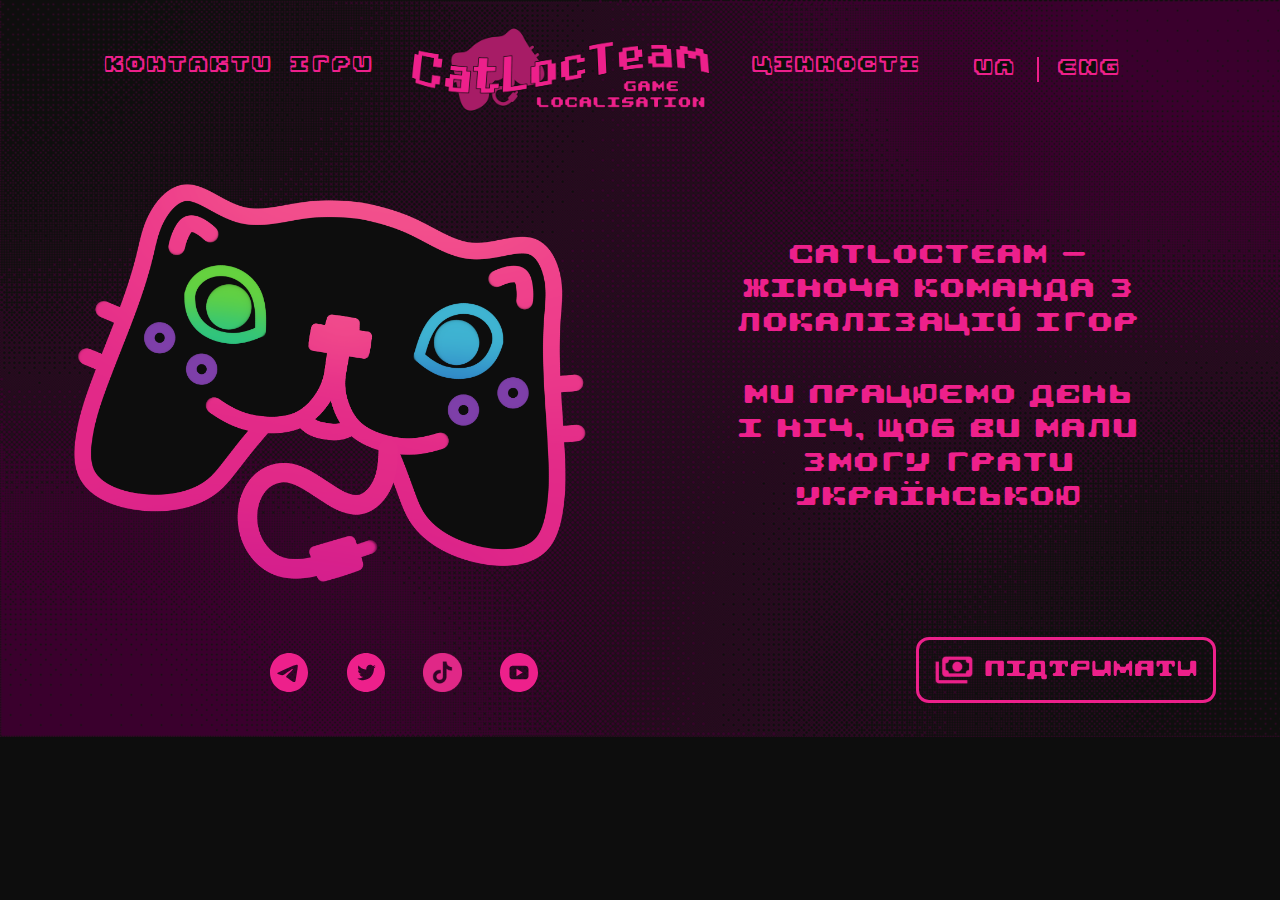
<file: index.html>
<!DOCTYPE html>
<html lang="en">
  <head>
    <meta charset="utf-8" />

    <title></title>
    <meta name="title" content="Catlocteam" />
    <meta name="keywords" content="" />
    <meta name="description" content="" />
    <meta name="viewport" content="width=device-width, initial-scale=1.0" />
    <link rel="icon" type="image/png" href="images/catlockrita 1.png" />
    <link rel="stylesheet" href="styles.css" />
  </head>
  <body>
    <header>
      <nav class="header">
        <ul class="header-style">
          <li>
            <h2>

              <a style="padding-right: 20px;" href="contact.html" data-i18n="contacts" class="header_items" id="ua-lang">контакти
              </a>
            </h2>
            <h2>
              <a href="games.html" data-i18n="games" class="header_items" id="ua-lang">ігри</a>
            </h2>
            <a href="index.html" class="header_items">
              <img
                src="images/catloclogo.png"
                alt="catloclogo"
                class="catloc-logo-container"
              />
            </a>
            <h2>
              <a href="values.html"  data-i18n="values" class="header_items" id="ua-lang">цінності</a>
          </h2>
           
            <div class="uaengbtn_container header_items">
              <div class="uaeng-item">
                <label class="uaeng-item uk-switch">
                  <button id="lang-ua" class="lang-btn" onclick="setLanguage('ua')">
                    <h2>ua</h2>
                  </button>
                </label>
              </div>
              <svg height="25px" width="2px" xmlns="http://www.w3.org/2000/svg">
                <line x1="0" y1="0" x2="0" y2="30" style="stroke: #ed208b; stroke-width: 14" />
              </svg>
              <div class="uaeng-item">
                <label class="uaeng-item uk-switch">
                  <button id="lang-en" class="lang-btn" onclick="setLanguage('en')">
                    <h2>eng</h2>
                  </button>
                </label>
              </div>
            </div>
            
            </div>
          </li>
        </ul>
      </nav>
      <nav id="header-mobile-container">
        <div class="header-mobile">
          <header-mobile>
            <button id="burger-btn" id="burger-btn">
              <svg
                width="49"
                height="33"
                viewBox="0 0 49 33"
                fill="none"
                xmlns="http://www.w3.org/2000/svg"
              >
                <rect
                  x="1"
                  y="1"
                  width="46.1042"
                  height="5.625"
                  rx="2.8125"
                  fill="#0D0D0D"
                  stroke="#ED208B"
                  stroke-width="2"
                />
                <rect
                  x="1"
                  y="26.375"
                  width="46.1042"
                  height="5.625"
                  rx="2.8125"
                  fill="#0D0D0D"
                  stroke="#ED208B"
                  stroke-width="2"
                />
                <rect
                  x="1"
                  y="13.6875"
                  width="46.1042"
                  height="5.625"
                  rx="2.8125"
                  fill="#0D0D0D"
                  stroke="#ED208B"
                  stroke-width="2"
                />
              </svg>
            </button>
          </header-mobile>
          <img
            src="images/catloclogo.png"
            alt="catloc-logo"
            class="catloc-logo-container"
            id="no-menu"
          />
        </div>
        <menu id="header-mobile-menu">
          <ul class="header-mobile-style">
            <li>
              
              <a href="contact.html"class="header_items" id="ua-lang"
                ><h3 data-i18n="contacts">контакти</h3>
              </a>
              <a href="games.html"  class="header_items" id="ua-lang"
                ><h3 data-i18n="games">ігри</h3>
              </a>
              <a href="values.html" class="header_items" id="ua-lang"
                ><h3 data-i18n="values">цінності</h3>
              </a>
              
              <div class="uaeng-item">
                <label class="uaeng-item uk-switch">
                  <button id="lang-ua" class="lang-btn" onclick="setLanguage('ua')">
                    <h3>ua</h3>
                  </button>
                </label>
              </div>
              
              <div class="uaeng-item">
                <label class="uaeng-item uk-switch">
                  <button id="lang-en" class="lang-btn" onclick="setLanguage('en')">
                    <h3>eng</h3>
                  </button>
                </label>
              </div>
              <div class="social-media-container-mobile header_items">
                <a href="https://t.me/catlocteam" target="_blank" class="footer-item-first">
                  <img
                    src="images/telegra-icon.svg"
                    alt="telegram_icon"
                    class="mobile-icon-size"
                  />
                </a>
                <a href="https://x.com/CatLocTeam" target="_blank" class="footer-item">
                  <img
                    src="images/twitter-icon.svg"
                    alt="twitter_icon"
                    class="mobile-icon-size"
                  />
                </a>
                <a href="https://www.tiktok.com/@cat_locteam" class="footer-item" target="_blank">
                  <img
                    src="images/tik-tok-icon.svg"
                    alt="tik-tok_icon"
                    class="mobile-icon-size"
                  />
                </a>
                <a href="https://www.youtube.com/@CatLocTeam" class="footer-item" target="_blank">
                  <img
                    src="images/youtube-round-svgrepo-com 1.svg"
                    alt="youtube_icon"
                    class="mobile-icon-size"
                  />
                </a>
              </div>
            </li>
          </ul>
        </menu>
        <div class="mobile-catloc-logo-container">
          <img
            src="images/catloclogo.png"
            alt="catloc-logo"
            class="mobile-catloc-logo-size"
          />
        </div>
      </nav>
    </header>
    <main>
      <div class="main-content-container">
        <img
          src="images/catlockrita 1.png"
          alt="catloc cat"
          class="catloc-cat-size"
        />
        <div class="main-page-text-ua" id="ua-lang" >
          <div>
            <p class="first-text-part">catlocteam —</p>
            <p class="second-text-part" data-i18n="homePageText">жіноча команда з локалізацій ігор</p>
            <p data-i18n="homePageParag">ми працюємо день і ніч, щоб ви мали змогу грати українською</p>
          </div>
        </div>
       
      </div>
    </main>
    <footer class="footer-block">
      <div class="social-media-container">
        <a href="https://t.me/catlocteam" target="_blank" class="footer-item">
          <img
            src="images/telegra-icon.svg"
            alt="telegram_icon"
            class="footer-item-size"
          />
        </a>
        <a href="https://x.com/CatLocTeam" target="_blank" class="footer-item">
          <img
            src="images/twitter-icon.svg"
            alt="twitter_icon"
            class="footer-item-size"
          />
        </a>
        <a
          href="https://www.tiktok.com/@cat_locteam"
          target="_blank"
          class="footer-item"
        >
          <img
            src="images/tik-tok-icon.svg"
            alt="tik-tok_icon"
            class="footer-item-size"
          />
        </a>
        <a
          href="https://www.youtube.com/@CatLocTeam"
          target="_blank"
          class="footer-item"
        >
          <img
            src="images/youtube-round-svgrepo-com 1.svg"
            alt="youtube_icon"
            class="footer-item-size"
          />
        </a>
      </div>
      <div class="footer-support-btn">
        <button id="toggleDonate">
          <!-- images/support-btn_eng.svg -->
          <img
            src="images/support-btn.svg"
            data-i18n="supportBtn"
            alt="support-icon"
            class="support-btn"
          />
        </button>
        <div class="donate-container">
          <a href="https://send.monobank.ua/jar/AFeNAktzry" target="_blank" id="ua-lang"><h2 data-i18n="mono">Моно</h2></a>
          
          
          <svg height="25px" width="2px" xmlns="http://www.w3.org/2000/svg">
            <line
              x1="0"
              y1="0"
              x2="0"
              y2="30"
              style="stroke: #ed208b; stroke-width: 14"
            />
          </svg>
          <a href="https://www.privat24.ua/send/2hq78" target="_blank" id="ua-lang"><h2 data-i18n="privat">Приват</h2></a>
        </div>
      </div>
    </footer>
    <script src="script.js" defer></script>
  </body>

  <!-- при натисканні .burger-btn - .header-mobile-menu має міняти display з none на flex, #no-menu на none, а .header-mobile-container розкривати градієнт, прописаний в css(не впевнена який саме параметр треба 
  прописати в background, можливо просто скопіювати налаштування градієнуту) +розібратися як зробити, щоб спадне меню накладалось зверху і перекривало, я не вмію :(
  
  при натисканні на .ua-switch та .eng-switch відповідно, для #ua-lang має видаватися display flex, а #eng-lang - display none, і навпаки
  при натисканні на .ua-eng-mobile також має для #ua-lang та #eng-lang мінятися display, але 
  -->
</html>
</file>
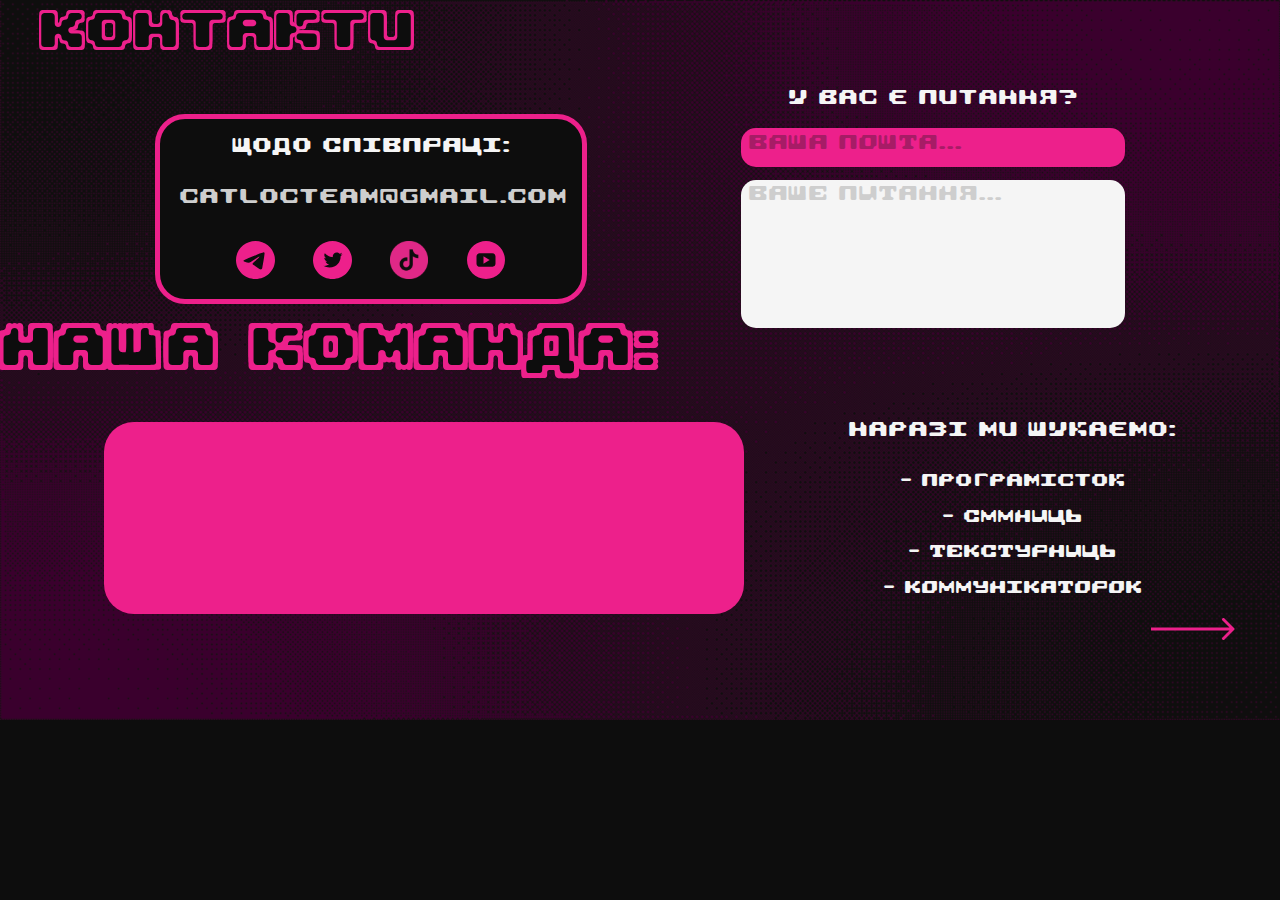
<file: contact.html>
<!DOCTYPE html>
<html lang="en">
  <head>
    <meta charset="utf-8">        
          
    <title></title>
    <meta name="title" content="Catlocteam"/>
    <meta name="keywords" content=""/>
    <meta name="description" content=""/>
    <meta name="viewport" content="width=device-width, initial-scale=1.0" />
      <link rel="icon" type="image/png" href="images/catlockrita 1.png"/>
    <link rel="stylesheet" href="styles.css">
    <link rel="stylesheet" href="contact.css">
  </head> 
  <body>
      <header>
       <div class="header-title">
        <h4 data-i18n="contacts">Контакти</h4>
        
       </div>
      </header>
    <main>
      <div class="contact-content-container">
        <div>
         <div class="cooperation-container">
          <h1 class="white-text" data-i18n="collaboration" id="ua-lang">ЩоДо СПіВПРАЦі:</h1>
          <h1 class="light-gray-text e-mail-text">catlocteam<span class="mobile-e-mail">@gmail.com</span></h1>
          <div class="social-media-container-contact">
            <a href="https://t.me/catlocteam" class="footer-item" target="_blank"> 
             <img src="images/telegra-icon.svg" alt="telegram_icon" class="footer-item-size">
           </a>
           <a href="https://x.com/CatLocTeam" class="footer-item" target="_blank"> 
             <img src="images/twitter-icon.svg" alt="twitter_icon" class="footer-item-size">
           </a>
           <a href="https://www.tiktok.com/@cat_locteam" target="_blank" class="footer-item"> 
             <img src="images/tik-tok-icon.svg" alt="tik-tok_icon" class="footer-item-size">
           </a>
           <a href="https://www.youtube.com/@CatLocTeam" class="footer-item" target="_blank"> 
             <img src="images/youtube-round-svgrepo-com 1.svg" alt="youtube_icon" class="footer-item-size">
           </a>
           </div>
          </div>
       </div>
        <div class="question-container">
          <h1 class="white-text" data-i18n="question" id="ua-lang">у вас є ПитаннЯ?</h1>
          <div class="e-mail-container">
            <div class="your-e-mail-container">
              <input type="text" data-i18n-placeholder="your-email" placeholder="ВАША ПОШТА..." id="ua-lang"></input>
            </div>
            <div class="your-question-container">
              <input type="text" data-i18n-placeholder="your question" placeholder="ВАШЕ ПИТАННЯ..." id="ua-lang"></input>
           </div>
          </div>
        </div>
      </div>
      <h3 id="ua-lang" data-i18n="ourTeam">Наша команда:</h3>
      <div class="header-title">
        
        
     </div>
     <div class="our-team-container">
      <div class="our-team-swiper-container">
        <div class="wrapper">

          <!-- <div class="track">
            <div class="logo">
              <img src="./images/a_new_life_bg.png" alt="">
            </div>
            <div class="logo">
              <img src="./images/icons/Property 1=Default (1).png" alt="">
            </div>
            <div class="logo">
              <img src="./images/icons/Property 1=Default.png" alt="">
            </div>
            <div class="logo">
              <img src="./images/icons/джи перекладачка 1.png" alt="">
            </div>
            <div class="logo">
              <img src="./images/icons/євгенія перекладачка 1.png" alt="">
            </div>
            <div class="logo">
              <img src="./images/wofl_among_us_bg.png" alt="">
            </div>
          </div> -->
        </div>
      </div>
      <div class="we-are-looking-for">
        <h1 class="white-text we-are-looking-for-title" id="ua-lang" data-i18n="search">нараЗі ми Шукаємо:</h1>
        <!-- <h1 class="white-text we-are-looking-for-title" id="eng-lang">At the moment we are open for localisation commitions</h1> -->
        <ul id="ua-lang">
          <li data-i18n="programmer">- Програмісток</li>
          <li data-i18n="smm">- СММНИЦЬ</li>
          <li data-i18n="textureArtist" >- ТЕКСТУРНИЦЬ</li>
          <li data-i18n="communication">- КОММУНіКАТОРОК</li>
        </ul>
      </div>
     </div>
   </main>
    <footer class="footer-arrow-block">
     <div class="arrow-container">
      <button id="back-button">
        <a href="index.html">

          <img src="images/left-arrow.svg" alt="arrow-to-the-left" class="arrow-to-the-left">
        </a>
      </button>
     </div>
    </footer>
    <script src="script.js" defer>
      
      
    </script>

  </body>  
</html>  
<!-- 
  Потрібно, щоб при введені пошти та тексту надсисалося повідомлення на нашу пошту (не уявляю як це робиться)
  
  в .our-team-swiper-container потрібно зробити свайпер з нашими картинками з автоматичною прокруткою (картитнки є в фігмі)
  
  #back-button при натисканні має повертати на основну сторінку
  
  + переключення мови від головної сторінки
  -->
</file>
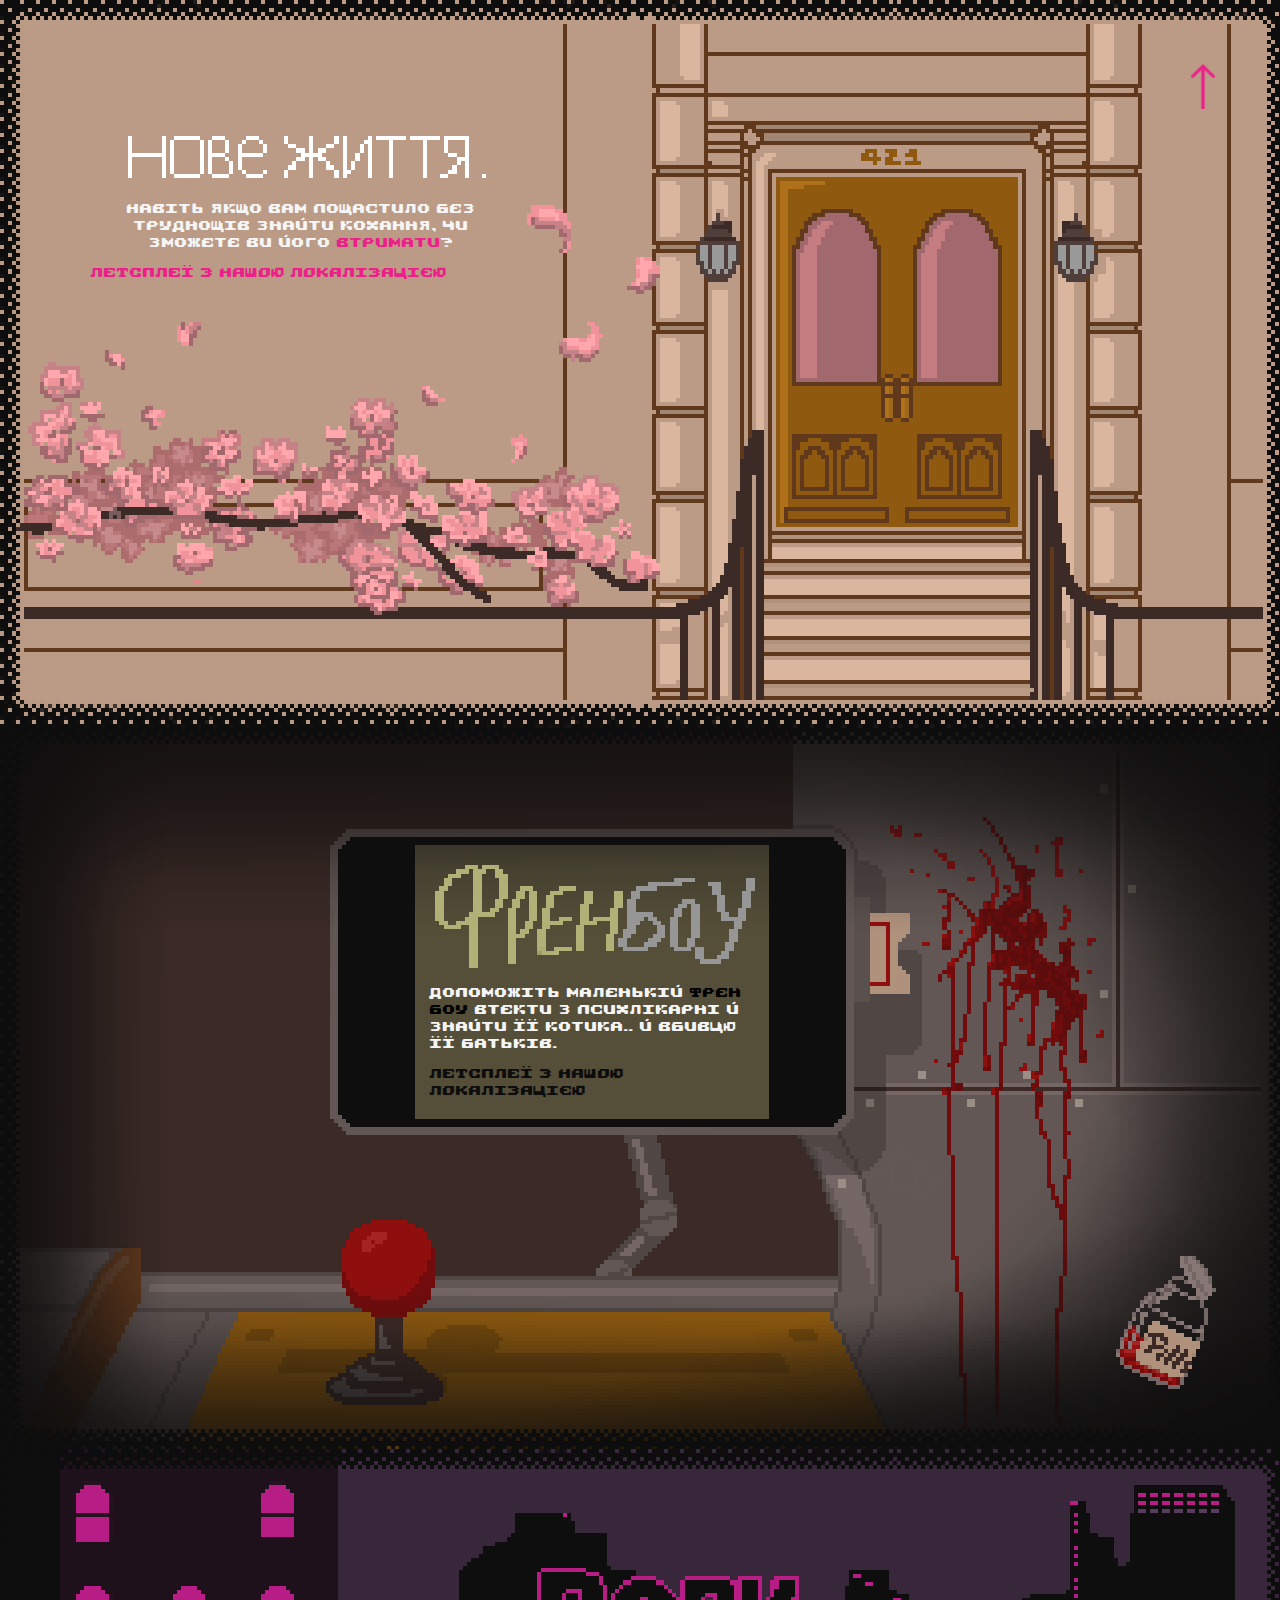
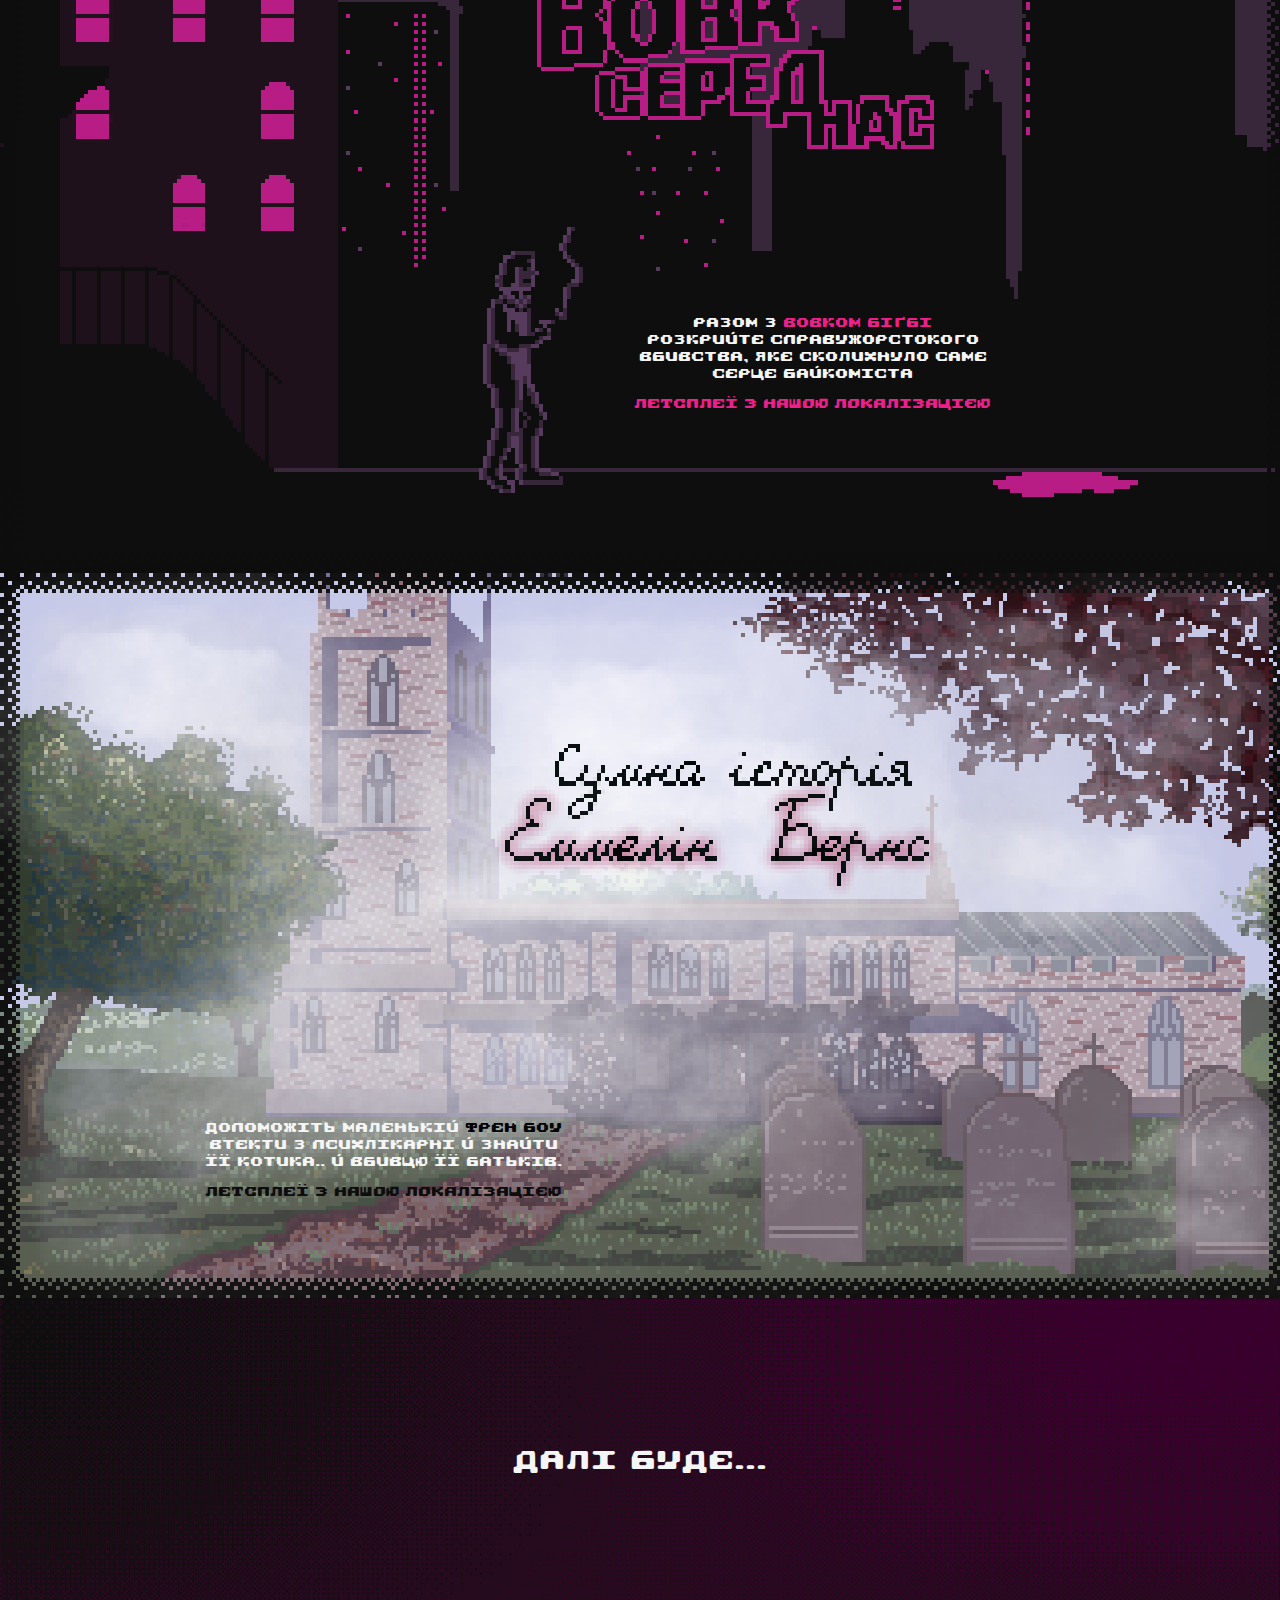
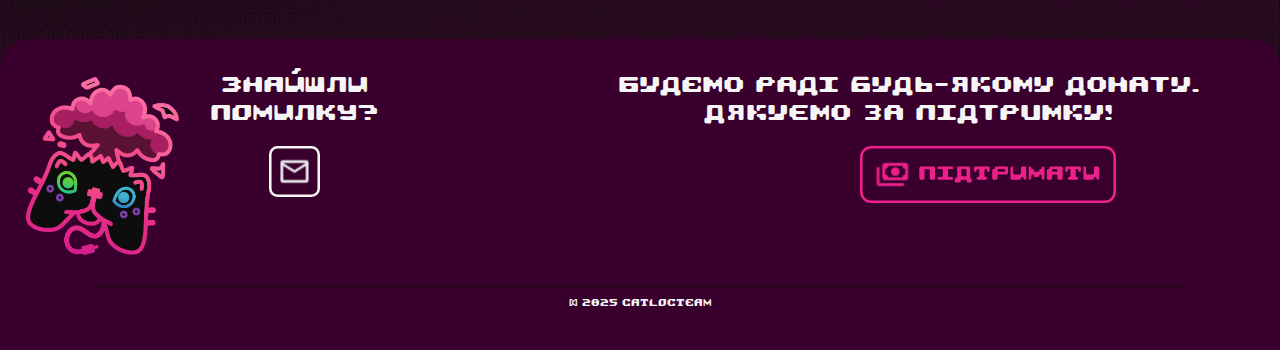
<file: games.html>
<!DOCTYPE html>
<html>
  <head>
    <meta charset="utf-8" />

    <title></title>
    <meta name="title" content="Catlocteam" />
    <meta name="keywords" content="" />
    <meta name="description" content="" />
    <meta name="viewport" content="width=device-width, initial-scale=1.0" />
    <link rel="icon" type="image/png" href="images/catlockrita 1.png" />
    <link rel="stylesheet" href="games.css" />
    <link rel="stylesheet" href="styles.css" />
  </head>
  <body>
    <header></header>
    <main>
      <div class="games-container a-new-life-container game-text">
        <div class="a-new-life-header-container">
          <div class="a-new-life-sign-container">
            <img
              src="images/a_new_life_ua_sign.png"
              data-i18n="imgNewLife"
              alt="Нове-життя."
              id="newLife"
              class="a-new-life-sign-size"
            />
          </div>
          <div class="a-new-life-text-container text-background" id="ua-lang">
            <p data-i18n="textNewLife">
              Навіть якщо вам пощастило без труднощів знайти кохання, чи зможете
              ви його <span class="pink-text">втримати</span>?
            </p>
            <a href="" class="pink-text" data-i18n="localization"
              >ЛЕТСПЛЕї З НАШОЮ ЛОКАЛіЗАЦіЄЮ</a
            >
          </div>
        </div>
        <div class="arrow-up-container">
          <button id="back-button">
            <a href="index.html">
              <img
                src="images/arrow-up.svg"
                alt="arrow-up"
                class="arrow-up-size"
              />
            </a>
          </button>
        </div>
      </div>
      <div class="games-container fran-bow-container game-text">
        <div class="fran-bow-title">
          <a href="" class="black-text" id="ua-lang"
            >ЛЕТСПЛЕї З НАШОЮ ЛОКАЛіЗАЦіЄЮ</a
          >
        </div>
        <div class="fran-bow-sign-container" id="ua-lang">
          <img
            src="images/fran_bow_ua_sign.png"
            alt="Френ-Боу"
            id="franBowImg"
            data-i18n="franBowImg"
            class="fran-bow-size"
          />
        </div>

        <div class="fran-bow-text-container text-background" id="ua-lang">
          <p data-i18n="helpFran">
            Допоможіть маленькій
            <span style="color: black">Френ боу</span> втекти з психлікарні й
            знайти її котика.. й вбивцю її батьків.
          </p>
          <a href="" class="black-text fran-bow-title1" data-i18n="localization"
            >ЛЕТСПЛЕї З НАШОЮ ЛОКАЛіЗАЦіЄЮ</a
          >
        </div>
      </div>
      <div class="games-container wolf-among-us-container game-text">
        <div class="wolf-among-us-sign-container">
          <img
            src="images/thewoldamongustitl_ua.png"
            data-i18n="wolfAmongUsImg"
            id="wolfAmongUsImg"
            alt="Вовк-серед-нас"
            class="wolf-among-us-size"
          />
        </div>
        <div class="wolf-among-us-text-container text-background" id="ua-lang">
          <p data-i18n="wolfAmongUsText">
            разом з <span class="pink-text">вовком біґбі</span> розкрийте справу
            жорстокого вбивства, яке сколихнуло саме серце байкоміста
          </p>
          <a data-i18n="localization" href="" class="pink-text"
            >ЛЕТСПЛЕї З НАШОЮ ЛОКАЛіЗАЦіЄЮ</a
          >
        </div>
      </div>
      <div class="games-container emmeline-burns-container game-text">
        <div class="emmeline-burns-sign-container">
          <img
            src="images/emmeline_ua.png"
            alt="Еммелін-Бьорнс"
            data-i18n="emmelineImg"
            id="emmelineImg"
            class="emmeline-burns-size"
          />
        </div>
        <div
          class="emmeline-burns-text-container text-background-dark"
          id="ua-lang"
        >
          <p data-i18n="emmelineText">
            Допоможіть маленькій <span class="black-text">Френ боу</span> втекти
            з психлікарні й знайти її котика.. й вбивцю її батьків.
          </p>
          <a href="" data-i18n="localization" class="black-text"
            >ЛЕТСПЛЕї З НАШОЮ ЛОКАЛіЗАЦіЄЮ</a
          >
        </div>
      </div>
    </main>
    <footer class="games-footer-block">
      <div class="footer-header-container">
        <h1
          class="white-text to-be-continued-text"
          data-i18n="soon"
          id="ua-lang"
        >
          далі буде...
        </h1>
      </div>
      <div class="footer-main">
        <div class="footer-main-content-container">
          <div class="main-left-content">
            <div class="catloc_exploding_head-container">
              <img
                src="images/catloc_exploding_head.png"
                alt="catloc_exploding_head"
                class="catloc_exploding_head-size"
              />
            </div>
            <div class="found-an-error-container">
              <h1 class="white-text found-an-error-text" data-i18n="findError">
                ЗНАЙШЛИ ПОМИЛКУ?
              </h1>

              <a href="contact.html">
                <img
                  src="images/mail-icon.svg"
                  alt="mail-icon"
                  class="mail-icon-size"
                />
              </a>
            </div>
          </div>
          <div class="main-right-content">
            <div class="support-text-container">
              <h1 class="white-text support-text" data-i18n="thanks">
                Будемо раді будь-якому донату. Дякуємо за підтримку!
              </h1>
            </div>
            <div class="footer-support-btn">
              <button id="toggleDonate" >
                <!-- images/support-btn_eng.svg -->
                <img
                  src="images/support-btn.svg"
                  data-i18n="supportBtn"
                  alt="support-icon"
                  style="margin-bottom: 0;"
                  class="support-btn"
                />
              </button>
              <div class="donate-container">
                <a href="https://send.monobank.ua/jar/AFeNAktzry" target="_blank" id="ua-lang"><h2 data-i18n="mono">Моно</h2></a>
                
                
                <svg height="25px" width="2px" xmlns="http://www.w3.org/2000/svg">
                  <line
                    x1="0"
                    y1="0"
                    x2="0"
                    y2="30"
                    style="stroke: #ed208b; stroke-width: 14"
                  />
                </svg>
                <a href="https://www.privat24.ua/send/2hq78" target="_blank" id="ua-lang"><h2 data-i18n="privat">Приват</h2></a>
              </div>
            </div>
           
          </div>
        </div>
        <div class="copyright-container">
          <img
            src="images/copyright-line.svg"
            alt="line"
            class="copyright-line"
          />
          <h1 class="white-text copyright-text">© 2025 CATLOCTEAM</h1>
        </div>
      </div>
    </footer>
    <script src="script.js" defer></script>
  </body>
  <!-- #back-button при натисканні має повертати на основну сторінку
   
   + переключення мови від головної сторінки-->
</html>
</file>
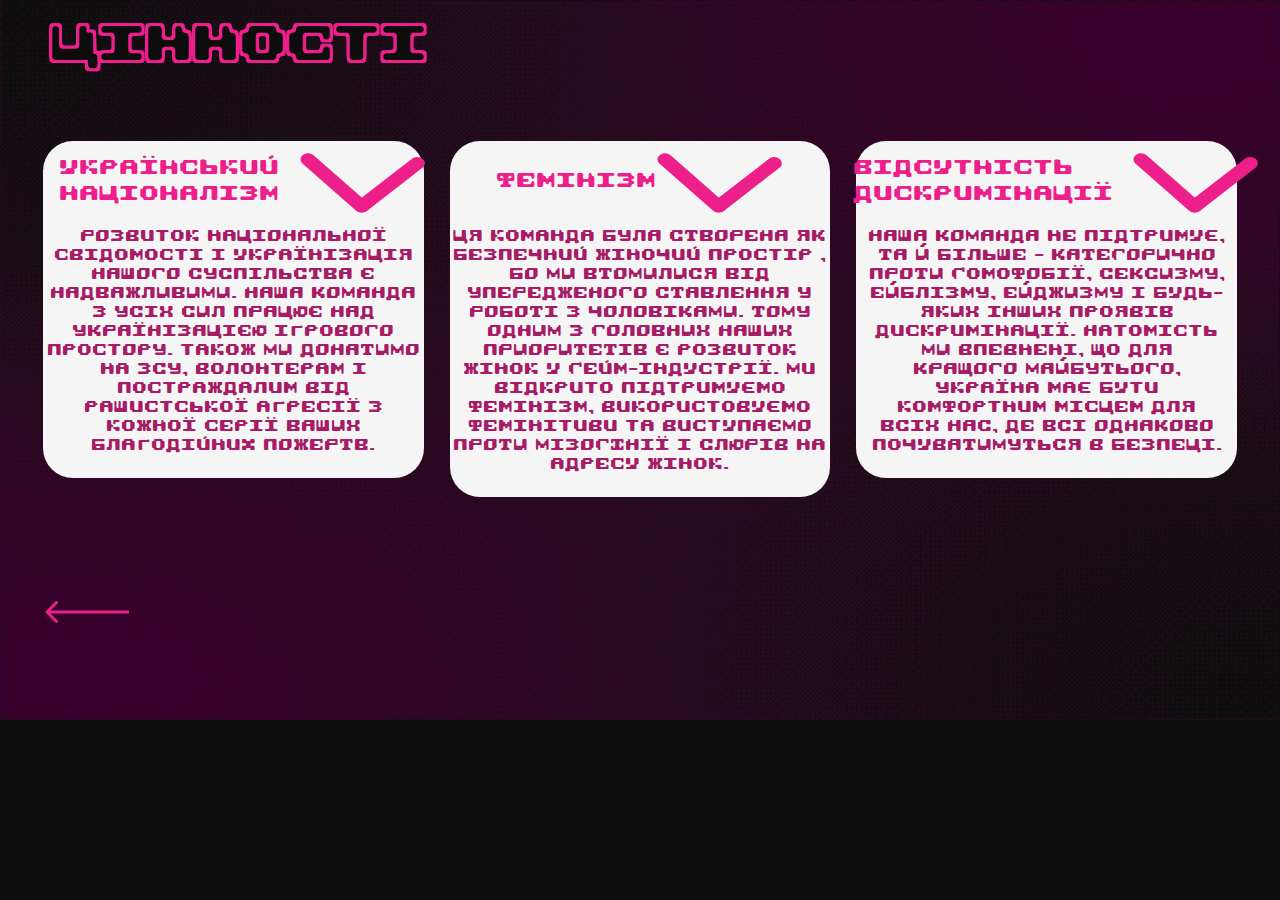
<file: values.html>
<!DOCTYPE html>
<html>
  <head>
    <meta charset="utf-8">        
          
    <title></title>
    <meta name="title" content="Catlocteam"/>
    <meta name="keywords" content=""/>
    <meta name="description" content=""/>
    <meta name="viewport" content="width=device-width, initial-scale=1.0" />
      <link rel="icon" type="image/png" href="images/catlockrita 1.png"/>
    <link rel="stylesheet" href="styles.css">
    <link rel="stylesheet" href="values.css">
  </head> 
  <body>
      <header>
       <div class="header-title">
        <h4 id="ua-lang" data-i18n="values">
          Цінності
        </h4>
       </div>
      </header>
    <main>
      <div class="values-content-container">
        <div class="values-content" id="values-content1">
          <div class="values-header-container">
            <div class="values-text-header">
              <h1 id="ua-lang" data-i18n="nationalizm">українсЬкий наЦіонаЛіЗм</h1>
              <!-- <h1 id="eng-lang" data-i18n="nationalizm">ukrainian na<span id="hiden-dots">- </span>tional identity</h1> -->
            </div>
            <button id="values-arrow1" >
            <img src="images/arrow-down.svg" alt="arrow-down" class="arrow-down-size">
            </button>
          </div>
        <div class="values-text1" id="values-text1">
        <p id="ua-lang" data-i18n="valueParagraph1">
          РОЗвиток наЦіОНАЛЬНОї свіДомості і україніЗаЦіЯ <span id="hiden-dots1"> ...</span> <span id="hiden-text1"> НАШОГО СУСПіЛЬСТВА Є НАДВАЖЛИВИМИ. НАША КОМАНДА З УСіХ СИЛ ПРАЦЮЄ НАД УКРАїНіЗАЦіЄЮ ігровОГО ПростОрУ. такоЖ МИ ДОНАТИМО на ЗСУ, 
          воЛонтЕрам і ПостраЖДаЛим віД раШистсЬкої агрЕсії З коЖної сЕрії ВАШИХ БЛагоДійних ПОЖЕРТВ.</span></p>
       
        </div>
        </div>
        <div class="values-content" id="values-content2">
          <div class="values-header-container">
            <div class="values-text-header short-text">
              <h1 id="ua-lang" data-i18n="feminism">ФЕмініЗм</h1>
              <h1 id="eng-lang">Feminism</h1>
            </div>
            <button id="values-arrow2">
            <img src="images/arrow-down.svg" alt="arrow-down" class="arrow-down-size">
            </button>
          </div>
          <div class="values-text2" id="values-text2">
          <p id="ua-lang" data-i18n="valueParagraph2">
            ЦЯ команДа БУЛА СТВОРЕНА ЯК БЕЗПЕЧний ЖіноЧий Простір<span id="hiden-dots2"> ...</span><span id="hiden-text2">, БО МИ ВТОМИЛИСЯ ВіД УПЕРЕДЖЕНОГО СТАВЛЕННЯ У РОБОТі З ЧОЛОВіКАМИ. ТОМУ ОДНИМ З ГОЛОВНИХ НАШИХ ПРИОРИТЕТіВ Є  роЗвиток Жінок у ҐЕйм-інДустрії. 
            Ми віДкрито ПіДтримуємо ФЕмініЗм, використовуємо ФЕмінітиви та вистуПАЄМО ПРОТИ МіЗОГІНії і СЛЮРів на аДрЕсу Жінок.</span></p>
          
          </div>
          </div>
          <div class="values-content" id="values-content3">
            <div class="values-header-container">
              <div class="values-text-header"  id="ua-lang" >
                <h1 data-i18n="discrimination">віДсутністЬ ДискримінаЦії</h1>
              </div>
              <div class="values-text-header short-text" id="eng-lang" >
                <h1 data-i18n="discrimination">no discrimi<span id="hiden-dots">- </span>nation</h1>
              </div>
              <button id="values-arrow3">
              <img src="images/arrow-down.svg" alt="arrow-down" class="arrow-down-size">
              </button>
            </div>
            <div class="values-text3" id="values-text3">
            <p id="ua-lang" data-i18n="valueParagraph3">
              НАША КОМАНДА нЕ ПіДтримує, ТА Й БіЛЬШЕ - КАТЕГОРИЧНО ПРОТИ<span id="hiden-dots3"> ...</span><span id="hiden-text3"> ҐомоФОБії, СЕКСИЗМУ, ЕЙБЛіЗмУ, ЕЙДЖИЗМУ і БуДЬ-ЯкИХ іНШИХ ПроЯвіВ ДискримінаЦії. НатомістЬ МИ вПЕвнЕні, Що ДЛЯ КРАЩОГО МАЙБУТЬОГО, 
              Україна має Бути комФортним місЦЕм ДЛЯ ВСіХ НАС, ДЕ ВСі ОДНАКОВО ПоЧувАТИМУТЬСЯ в БЕЗПЕЦі.</span</p>
            
            </div>
            </div>
      </div>
   </main>
    <footer class="footer-block">
     <div class="arrow-container">
      <button id="back-button">
        <a href="index.html">
          <img src="images/left-arrow.svg" alt="arrow-to-the-left">
        </a>
      </button>
     </div>
    </footer>
    <script src="script.js" defer></script>
    <script>
      const btn1 = document.getElementById('values-arrow1');
      const btn2 = document.getElementById('values-arrow2');
      const btn3 = document.getElementById('values-arrow3');
      const text1 = document.getElementById('values-text1');
      const text2 = document.getElementById('values-text2');
      const text3 = document.getElementById('values-text3');
      const values1 = document.getElementById('values-content1');
      const values2 = document.getElementById('values-content2');
      const values3 = document.getElementById('values-content3');

      btn1.addEventListener('click', () => {
        if (text1.style.display === 'none' || text1.style.display === '') {
          text1.style.display = 'block'; 
          values1.style.height = '100%'
        } else {
          text1.style.display = 'none';
          values1.style.height = '120px'
        }
      });
      btn2.addEventListener('click', () => {
        if (text2.style.display === 'none' || text2.style.display === '') {
          text2.style.display = 'block'; 
          values2.style.height = '100%'
        } else {
          text2.style.display = 'none';
          values2.style.height = '120px'
        }
      });
      btn3.addEventListener('click', () => {
        if (text3.style.display === 'none' || text3.style.display === '') {
          text3.style.display = 'block'; 
          values3.style.height = '100%'
        } else {
          text3.style.display = 'none';
          values3.style.height = '120px'
        }
      });
    </script>

  </body>       
</html>


<!-- При натисканні на #values-arrow1 властивість mask-image у values-text1 має прибиратися, #hiden-dots1 має отримувати display: none;, а hiden-text1 - display: inline; 

 #back-button при натисканні має повертати на основну сторінку 
 
 + переключення мови від головної сторінки-->
</file>
<file: styles.css>
@import url("fonts.css");

:root {
  --black: #0d0d0d;
  --pink: #ed208b;
  --white: #f5f5f5;
  --purple: #3a002d;
  --light-gray: #cecece;
  --dark-pink: #a71c66;
}

h1,
h2,
h3,
h4 {
  all: unset;
}

h1 {
  color: var(--pink);
  font-family: "boba", sans-serif;
  font-size: 2.3vw;
  text-align: center;
}

h2 {
  font-size: 2vw;
  letter-spacing: 4px;
  font-family: "boba", sans-serif;
  color: var(--black);
  -webkit-font-smoothing: antialiased;
  text-shadow: -0.06em -0.06em 0 var(--pink), 0.06em -0.06em 0 var(--pink),
    -0.06em 0.06em 0 var(--pink), 0.06em 0.06em 0 var(--pink),
    0.06em 0 0 var(--pink), 0 0.06em 0 var(--pink), -0.06em 0 0 var(--pink),
    0 -0.06em 0 var(--pink);
}

h3 {
  font-size: 6vw;
  letter-spacing: 4px;
  font-family: "boba", sans-serif;
  color: var(--black);
  -webkit-font-smoothing: antialiased;
  text-shadow: -0.06em -0.06em 0 var(--pink), 0.06em -0.06em 0 var(--pink),
    -0.06em 0.06em 0 var(--pink), 0.06em 0.06em 0 var(--pink),
    0.06em 0 0 var(--pink), 0 0.06em 0 var(--pink), -0.06em 0 0 var(--pink),
    0 -0.06em 0 var(--pink);
}

h4 {
  font-size: 5.5vw;
  font-family: "boba", sans-serif;
  color: var(--black);
  -webkit-font-smoothing: antialiased;
  text-shadow: -0.04em -0.04em 0 var(--pink), 0.04em -0.04em 0 var(--pink),
    -0.04em 0.04em 0 var(--pink), 0.04em 0.04em 0 var(--pink),
    0.04em 0 0 var(--pink), 0 0.04em 0 var(--pink), -0.04em 0 0 var(--pink),
    0 -0.04em 0 var(--pink);
}

.pink-text {
  color: var(--pink);
}

.black-text {
  color: var(--black);
}

.white-text {
  color: var(--white);
}

.light-gray-text {
  color: var(--light-gray);
}

.dark-pink-text {
  color: var(--dark-pink);
}

html {
  display: flex;
  justify-content: center;
  margin: 0;
  padding: 0;
}

body {
  margin: 0;
  padding: 0;
  width: 100%;
  max-width: 3500px;
  min-width: 320px;
  height: 100%;
  background-color: var(--black);
  background-image: url(images/background.svg);
  background-repeat: no-repeat;
  background-size: cover;
  z-index: -1;
}

button {
  all: unset;
  cursor: pointer;
}

menu {
  all: unset;
  height: fit-content;
  width: fit-content;
}

ul {
  padding: 0;
  margin: 0;
  list-style-type: none;
  font-size: 20px;
}

a {
  text-decoration: none;
  color: inherit;
  display: flex;
  height: fit-content;
  width: fit-content;
}

.header {
  display: flex;
  position: relative;
  align-items: center;
  justify-content: center;
  margin: 25px 0;
}

.header-style {
  display: flex;
  justify-content: center;
  align-items: center;
  padding: 0;
  width: 100%;
}

.uaeng-item {
  position: relative;
}

.uaeng-item input {
  position: absolute;
  width: 100%;
  height: 100%;
  opacity: 0;
  cursor: pointer;
}

.header-style li {
  width: 100%;
  display: flex;
  align-items: center;
  justify-content: center;
}

.header_items {
  margin: 0% 3%;
}

.mobile-icon-size {
  width: 6vw;
}

.link-style {
  top: 20px;
  margin: 40px;
  padding: 5px 10px;
  border-radius: 5px;
  border: 1px solid transparent;
}

.catloc-logo-container {
  width: 350px;
}

.uaengbtn_container {
  display: flex;
  align-items: center;
  justify-content: center;
}

.uaeng-item {
  margin: 0px 10px;
}

.main-page-text-ua {
  color: var(--pink);
  font-family: "boba", sans-serif;
  font-size: 3vw;
  text-align: center;
  width: 32%;
  margin: 0 5% 0 0;
}

.main-page-text-eng {
  color: var(--pink);
  font-family: "boba", sans-serif;
  font-size: 3vw;
  text-align: center;
  width: 40%;
  margin: 0 5% 0 0;
}

.first-text-part {
  margin-bottom: 0;
}

.second-text-part {
  margin-top: 0;
}

.main-content-container {
  display: flex;
  align-items: center;
  justify-content: space-around;
  margin-top: 70px;
}

.catloc-cat-size {
  width: 40%;
}

.footer-block {
  display: flex;
  justify-content: flex-end;
  align-items: center;
  margin: 55px 0 30px 0;
}

.social-media-container {
  display: flex;
  justify-content: center;
  align-items: center;
}

.footer-item {
  margin: 0px 1.5vw;
}

.footer-item-size {
  width: 3vw;
}

.footer-support-btn {
  margin: 0% 5% 0% 28%;
  position: relative;
  display: inline-block;
}

.donate-container {
  display: none;
  justify-content: center;
  align-items: center;
  padding: 10px;
}
.donate-container.show {
  display: flex;
}
.donate-container a {
  padding: 10px;
}

.support-icon-size {
  width: 90px;
}

.header-mobile {
  display: none;
  justify-content: space-between;
  padding: 30px 30px 0 30px;
}

#header-mobile-menu {
  display: none;
}

#header-mobile-container {
  background-image: linear-gradient(
    to bottom right,
    rgba(22, 0, 17) 50%,
    rgba(33, 0, 26),
    rgba(39, 7, 31, 0)
  );
  border-bottom-right-radius: 30%;
  background: none;
}

#burger-btn {
  padding-top: 8px;
}

.header-mobile-style {
  margin: 0 0 0 20px;
  padding-bottom: 5px;
}

.header-mobile-style .uaengbtn_container {
  justify-content: flex-start;
}

.header-mobile-style .header_items {
  margin: 40px 10px;
  font-size: 3vw;
}

.header-mobile-style .header_items h2 {
  font-size: 3vw;
}

.footer-item-first {
  margin-right: 1.5vw;
}

.ua-eng-mobile {
  height: fit-content;
  display: flex;
  flex-direction: column;
  justify-content: flex-start;
  align-items: center;
  line-height: 0.7;
  padding-top: 8px;
}

.ua-eng-mobile h2 {
  /* font-size: 25px; */
}

.ua-item-mobile {
  margin-right: 10px;
}

.social-media-container-mobile {
  display: flex;
}

#ua-lang {
  display: block;
}
#eng-lang {
  display: none;
}

@media (min-width: 2500px) and (max-width: 3200px) {
  .header-style li {
    letter-spacing: 7px;
  }

  .catloc-logo-container {
    width: 600px;
  }

  .support-icon-size {
    width: 120px;
  }
}

@media (min-width: 2000px) and (max-width: 2499px) {
  .header-style li {
    letter-spacing: 7px;
  }

  .catloc-logo-container {
    width: 400px;
  }

  .support-icon-size {
    width: 110px;
  }

  .footer-support-btn {
    margin: auto;
  }
}

@media (min-width: 1201px) and (max-width: 1500px) {
  .catloc-logo-container {
    width: 300px;
  }

  .support-icon-size {
    width: 70px;
  }
}

@media (min-width: 1025px) and (max-width: 1200px) {
  .catloc-logo-container {
    width: 250px;
  }

  .header_items {
    margin: 0% 2%;
  }

  .support-icon-size {
    width: 60px;
  }

  .footer-block {
    margin: auto;
  }
}

@media (min-width: 0px) and (max-width: 1024px) {
  .header {
    display: none;
  }

  .header-mobile {
    display: flex;
  }

  .social-media-container {
    display: none;
  }

  #catloc-logo-container {
    width: 300px;
  }
}

@media (min-width: 540px) and (max-width: 3500px) {
  .mobile-catloc-logo-container {
    display: none;
  }
}

@media (min-width: 0px) and (max-width: 768px) {
  .main-content-container {
    flex-direction: column-reverse;
  }

  .main-page-text-ua {
    margin: 0 60px;
    font-size: 7vw;
    width: auto;
  }

  .main-page-text-eng {
    margin: 0 60px;
    font-size: 7vw;
    width: auto;
  }

  .catloc-cat-size {
    width: 80%;
    margin-top: 30px;
  }

  .support-icon-size {
    width: 100px;
  }
  h2 {
    font-size: 6vw;
    text-shadow: -0.06em -0.06em 0 var(--pink), 0.06em -0.06em 0 var(--pink),
      -0.06em 0.06em 0 var(--pink), 0.06em 0.06em 0 var(--pink),
      0.06em 0 0 var(--pink), 0 0.06em 0 var(--pink), -0.06em 0 0 var(--pink),
      0 -0.06em 0 var(--pink);
  }

  .footer-support-btn {
    margin: auto;
  }

  .donate-container {
    padding: 0;
  }
}

@media (min-width: 0px) and (max-width: 539px) {
  .catloc-logo-container {
    display: none;
  }

  .mobile-catloc-logo-size {
    width: 300px;
  }

  .mobile-catloc-logo-container {
    display: flex;
    align-items: center;
    justify-content: center;
  }

  .main-page-text-ua {
    margin: 0 35px;
  }
  .main-page-text-eng {
    margin: 0 35px;
  }
}
</file>
<file: contact.css>
@import url("fonts.css");

.header-title {
  display: flex;
  margin: 1vw 3vw;
}

.contact-content-container {
  display: flex;
  justify-content: space-evenly;
  align-items: center;
}

.cooperation-container {
  width: 30vw;
  display: flex;
  flex-direction: column;
  background-color: var(--black);
  border-radius: 30px;
  border-width: 5px;
  border-style: solid;
  border-color: var(--pink);
  padding: 1.5vw;
}

.btn-send{
    background-color: var(--pink);

}

.e-mail-text {
  padding: 2vw 0;
}

.question-container {
  width: 30vw;
  display: flex;
  flex-direction: column;
}

.your-e-mail-container {
  width: 30vw;
}

.e-mail-container {
  display: flex;
  flex-direction: column;
  align-items: center;
  width: 30vw;
}

.arrow-to-the-left {
  transform: scaleX(-1);
}

.your-e-mail-container input[type="text"] {
  font-family: "boba", sans-serif;
  font-size: 2.3vw;
  background-color: var(--pink);
  border-radius: 15px;
  border: none;
  padding: 0.5vw;
  margin: 1vw 0;
  width: 29vw;
}

.your-e-mail-container ::placeholder {
  color: var(--dark-pink);
}

.your-question-container input[type="text"] {
  font-family: "boba", sans-serif;
  font-size: 2.3vw;
  background-color: var(--white);
  border-radius: 15px;
  border: none;
  padding: 0.5vw 0.5vw 9vw;
  width: 29vw;
}

.your-question-container ::placeholder {
  color: var(--light-gray);
}

.our-team-swiper-container {
  background-color: var(--pink);
  border-radius: 30px;
  width: 50vw;
  height: 15vw;
}

.our-team-container {
  display: flex;
  justify-content: space-evenly;
}

.we-are-looking-for-title {
  /* width: 26vw; */
  justify-content: center;
  text-align: center;
  margin: 0 0 1vw;
}

.we-are-looking-for {
  display: flex;
  flex-direction: column;
}

.we-are-looking-for ul {
  color: var(--white);
  font-family: "boba", sans-serif;
  font-size: 2.3vw;
  text-align: center;
}

.we-are-looking-for li {
  color: var(--white);
  font-family: "boba", sans-serif;
  font-size: 2vw;
  text-align: center;
  margin: 1vw;
}

.footer-arrow-block {
  display: flex;
  justify-content: flex-end;
  margin: 0 3.5vw 1vw;
}

.text-transfer {
  display: none;
}

.social-media-container-contact {
  display: flex;
  justify-content: center;
  align-items: center;
}

@media (min-width: 0px) and (max-width: 1024px) {
  .our-team-container {
    flex-direction: column;
    align-items: center;
  }

  .header-title h3 {
    margin: 10px;
  }

  .header-title {
    justify-content: center;
    /* margin: 10vw 0 15vw; */
  }

  .header-title h4 {
    font-size: 10vw;
    letter-spacing: normal;
    margin: 40px;
  }

  .mobile-e-mail {
    display: block;
  }

  .text-transfer {
    display: inline;
  }

  .cooperation-container {
    padding: 2.5vw;
  }

  .question-container {
    width: 40vw;
  }

  .e-mail-container {
    width: 40vw;
  }

  .your-e-mail-container {
    width: 40vw;
  }

  .your-e-mail-container input[type="text"] {
    width: 39vw;
    font-size: 3vw;
  }

  .your-question-container input[type="text"] {
    width: 39vw;
    font-size: 3vw;
  }

  .our-team-swiper-container {
    height: 40vw;
  }

  .we-are-looking-for {
    justify-content: center;
  }

  .we-are-looking-for-title {
    /* width: 32vw; */
    font-size: 30px;
    padding-top: 50px;
    justify-content: center;
    text-align: center;
  }

  .we-are-looking-for li {
    font-size: 3vw;
  }

  .footer-arrow-block {
    margin: 0 3.5vw 5vw;
  }

  .footer-item-size {
    width: 5vw;
  }
}

@media (min-width: 0px) and (max-width: 425px) {
  h1 {
    font-size: 6vw;
  }

  .header-title {
    margin: 5vw;
  }

  .cooperation-container {
    width: 80vw;
    border-radius: 20px;
    border-width: 3px;
    padding: 5vw 1.5vw;
  }

  .text-transfer {
    display: none;
  }

  .mobile-e-mail {
    display: inline;
  }

  .question-container {
    display: none;
  }

  .social-media-container-contact {
    margin: 2vw 0 0;
  }

  .footer-item-size {
    width: 7vw;
  }

  .our-team-container {
    flex-direction: column;
    align-items: center;
  }

  .our-team-swiper-container {
    width: 70%;
    height: 70vw;
  }

  .we-are-looking-for-title {
    margin: 5vw 0 3vw;
    font-size: 20px;

    justify-content: center;
    text-align: center;
  }

  .we-are-looking-for li {
    font-size: 5vw;
  }
}



.wrapper {
	/* background-color: #E1E2E2; */
	overflow: hidden;
	position: relative;
	display: flex;
	align-items: flex-end;
  border-radius: 30px;
	padding: 0 20px;
}

.wrapper:before, .wrapper:after {
	content: "";
	position: absolute;
	/* height: 130px; */
	/* width: 150px; */
	z-index: 2;
}

.wrapper:after {
	right: 0;
	top: 0;
	transform: rotateZ(180deg);
}

.wrapper:before {
	left: 0;
	top: 0;
}



.wrapper .track {
	display: flex;
	width: calc(150px * 10);
	animation: scroll 15s 0.5s linear infinite;
}
.wrapper .logo {
	/* width: 150px; */
}

.wrapper .logo img {
	height: 140px;
  align-items: center;
}

@keyframes scroll {
	0% {
		transform: translateX(0);
	}
	100% {
		transform: translateX(-50%);
	}
}
</file>
<file: games.css>
@import url('fonts.css');

p {
    margin: 1vw 0;
}

body {
    background-repeat: repeat-y;
}

.games-container {
    width: 100%;
    height: 56.6vw;
    background-repeat: no-repeat;
    background-size: cover;
    image-rendering:pixelated;
    display: flex;
    background-color: var(--black);
}

.game-text {
    color: var(--white);
    font-family: 'boba', sans-serif;
    font-size: 1.5vw;
    text-align: center;
}

.a-new-life-container {
    background-image: url(images/a_new_life_bg.png);
}

.a-new-life-sign-container {
    display: flex;
    justify-content: flex-start;

}

.a-new-life-text-container {
    margin: 0 7vw;
    width: 33vw;
    display: flex;
    flex-direction: column;
    align-items: center;
}

.a-new-life-sign-size {
    width: 28vw;
    height: fit-content;
    margin: 8vw 10vw 1vw;
}

.arrow-up-container {
    width: 100%;
    margin: 5vw;
    display: flex;
    justify-content: flex-end;
    align-items: flex-start;
}

.arrow-up-size {
    width: 2vw;
}

.fran-bow-container {
    background-image: url(images/fran_bow_bg.png);
    display: flex;
    align-items: center;
    flex-direction: column;
}

.fran-bow-sign-container {
    margin: 11vw 7vw 0 0;
}

.fran-bow-text-container {
    text-align: start;
    width: 26vw;
    margin-right: 7vw;
}

.fran-bow-size {
    width: 25vw;
    height: fit-content;
}

.fran-bow-title {
    display: none;
}

.wolf-among-us-container {
    background-image: url(images/wofl_among_us_bg.png);
    display: flex;
    flex-direction: column;
    align-items: center;
}

.wolf-among-us-sign-container {
    margin: 9vw 0 11vw 14vw;
}

.wolf-among-us-size {
    width: 32vw;
}

.wolf-among-us-text-container {
    width: 28vw;
    display: flex;
    justify-content: center;
    flex-direction: column;
    margin: 0 0 0 27vw;
}

.emmeline-burns-container {
    background-image: url(images/emmeline_burns_bg.png);
    display: flex;
    flex-direction: column;
    align-items: center;
    justify-content: center;
}

.emmeline-burns-sign-container {
    margin: 6vw 0 0 12vw;
}

.emmeline-burns-size {
    width: 35vw;
}

.emmeline-burns-text-container {
    width: 28vw;
    justify-content: center;
    flex-direction: column;
    margin: 16vw 40vw 0 0;
}

.games-footer-block {
    background-image: url(images/background.svg);
    background-repeat: no-repeat;
    background-size: cover;
}

.footer-header-container {
    display: flex;
    justify-content: center;
    padding: 12vw;
}

.to-be-continued-text {
    font-size: 3vw;
}

.footer-main {
    background-color: var(--purple);
    border-top-left-radius: 30px;
    border-top-right-radius: 30px;
}

.footer-main-content-container {
    display: flex;
    justify-content: space-between;
    padding: 3vw 2vw 2vw;
}

.main-left-content {
    display: flex;
}

.catloc_exploding_head-size {
    width: 12vw;
    margin-right: 1vw;
}

.found-an-error-container {
    display: flex;
    flex-direction: column;
    align-items: center;
}

.found-an-error-text {
    width: 16vw;
    margin-bottom: 1vw;
    text-align: center;
    font-size: 2.5vw;
}

.mail-icon-size {
    width: 4vw;
}

.main-right-content {
    display: flex;
    flex-direction: column;
    align-items: center;
}

.support-text-container {
    width: 54vw;
    text-align: center;
    margin-bottom: 1vw;
}

.support-text {
    font-size: 2.5vw;
}

.support-btn {
    width: 20vw;
    margin-bottom: 5vw;
}

.copyright-container {
    display: flex;
    align-items : center;
    flex-direction: column;
}

.copyright-line {
    height: 3px;
    width: 85vw;
}

.copyright-text {
    font-size: 1vw;
    margin: 1vw 0 3vw 0;
}

@media (min-width:0px) and (max-width:770px) {

    .text-background {
        background-color: rgb(245, 245, 245, 0.3);
        border-radius: 20px;
        padding: 6vw 4vw;
    }

    .text-background-dark {
        background-color: rgb(15, 14, 14, 0.3);
        border-radius: 20px;
        padding: 6vw 4vw;
    }

    .games-container {
        height: 178vw;
    }

    .game-text {
        font-size: 4.5vw;
    }

    .a-new-life-container {
        background-image: url(images/anewlifebg1920.png);
        display: flex;
        align-items: center;
        flex-direction: column;
    }

    .a-new-life-header-container {
        display: flex;
        flex-direction: column;
        align-items: center;
    }

    .a-new-life-sign-size {
        width: 65vw;
    }

    .a-new-life-text-container {
        margin: 4vw 0;
        width: 75vw;
    }

    .a-new-life-text-container p {
        margin: 3vw 0;
    }

    .fran-bow-container {
        background-image: url(images/franbowbg1920.png);
        flex-direction: column-reverse;
        justify-content: flex-end;
    }

    .fran-bow-text-container {
        width: 75vw;
        margin: 30vw 0 0 0;
        text-align: center;
    }

    .fran-bow-text-container p {
        margin: 3vw 0;
    }

    .fran-bow-sign-container {
        margin: 30vw 5vw 0 0;
    }

    .fran-bow-sign-container_eng {
        margin: 26vw 5vw 0 0;
    }

    .fran-bow-title1 {
        display: none;
    }

    .fran-bow-title {
        display: flex;
        width: 37vw;
        margin: 2vw 5vw 0 0;
    }

    .fran-bow-size {
        width: 45vw;
    }

    .wolf-among-us-container {
        background-image: url(images/thewoldamongus1920.png);
    }

    .wolf-among-us-sign-container {
        margin: 10vw 0 0 20vw;
    }

    .wolf-among-us-size {
        width: 54vw;
    }

    .wolf-among-us-text-container {
        margin: 30vw 0 0 0;
        width: 75vw;
    }

    .emmeline-burns-container {
        background-image: url(images/emmeline-burns1920.png);
        justify-content: flex-start;
    }

    .emmeline-burns-size {
        width: 85vw;
    }

    .emmeline-burns-sign-container {
        margin: 20vw 0 0 0;
    }

    .emmeline-burns-text-container {
        margin: 10vw 0 0 0;
        width: 75vw;
    }

    .footer-main-content-container {
        flex-direction: column-reverse;
    }

    .footer-header-container {
        padding: 15vw;
    }

    .to-be-continued-text {
        font-size: 9vw;
    }

    .main-left-content {
        justify-content: center;
    }

    .support-text-container {
        width: 82vw;
        margin: 10vw 0 0 0;
    }

    .support-text {
        font-size: 7vw;
    }

    .support-btn {
        width: 50vw;
        margin: 10vw 0 12vw;
    }

    .found-an-error-text {
        width: 38vw;
        font-size: 7vw;
    }

    .mail-icon-size {
        margin: 3vw 0 0 0;
        width: 14vw;
    }

    .catloc_exploding_head-size {
        width: 38vw;
        margin-right: 2vw;
    }

    .copyright-line {
        height: 5px;
        width: 100%;
    }

    .copyright-text {
        font-size: 3vw;
        margin: 4vw;
    }
}

@media (min-width:0px) and (max-width:412px) {

    .games-container {
        height: 223vw;
    }

    .a-new-life-container {
        background-image: url(images/anewlifebg917.png);
    }

    .a-new-life-sign-size {
        margin: 13vw;
    }

    .fran-bow-container {
        background-image: url(images/franbowbg917.png);
    }

    .fran-bow-sign-container_eng {
        margin: 30vw 5vw 0 0;;
    }

    .wolf-among-us-container {
        background-image: url(images/thewoldamongus917.png);
    }

    .wolf-among-us-sign-container {
        margin: 13vw 0 0 20vw;
    }

    .emmeline-burns-container {
        background-image: url(images/emmeline-burns917.png);
    }

    .footer-header-container {
        padding: 21vw 0;
    }

    .support-text {
        font-size: 8vw;
    }

    .support-text-container {
        width: 95vw;
    }

    .support-btn {
        width: 60vw;
        margin: 10vw 0 15vw;
    }

    .main-left-content {
        margin: 0 0 15vw 0;
    }

    .found-an-error-text {
        width: 45vw;
        font-size: 8vw;
    }

    .mail-icon-size {
        width: 15vw;
    }

    .catloc_exploding_head-size {
        width: 43vw;
    }

    .copyright-text {
        font-size: 4vw;
        margin: 5vw;
    }
}
</file>
<file: values.css>
@import url('fonts.css');

p {
    all: unset;
}

.header-title {
    display: flex;
    margin: 2vw 4vw 3vw;
}

.values-text1, .values-text2, .values-text3  {
    color: #A71C66;
    font-family: 'boba', sans-serif;
    font-size: 1.7vw;
    text-align: center;
    width: 100%;
    display: flex;
    justify-content: center;
    align-items: center;
    margin-bottom: 1.5vw;
}

.values-text1, .values-text2, .values-text3 p {
    padding: 0 10px;
}

#hiden-dots1, #hiden-dots2, #hiden-dots3 {
    display: none;
}

.values-text-header {
    display: flex;
    justify-content: center;
    align-items: center;
    margin: 1.5vw;
}

.short-text {
    margin: 2.5vw 0;
}

.values-content {
    display: flex;
    justify-content: flex-start;
    align-items: center;
    flex-direction: column;
    height: 100%;
    width: 31%;
    background-color: #F5F5F5;
    border-radius: 30px;
    margin: 1vw;
}

.values-content-container {
    display: flex;
    justify-content: center;
    margin: 0 2vw;
}

.values-header-container {
    display: flex;
    justify-content: center;
    align-items: center;
    width: 100%;
}

.arrow-container {
    width: 100%;
    margin-left: 3.5vw;
    display: flex;
    justify-content: flex-start;
    align-items: center;
}

footer{
    position: absolute;
}

footer img{
    position: sticky;

}

#values-arrow {
    display: none;
}

.arrow-down-size {
    width: 10vw;
}

.footer-block {
    margin: 90px 0 30px 0;
}

.hidden{
    display: none;
    height: 120px;
}
.visible{
    
    display: block;
    height: 100%;
}


@media (min-width:0px) and (max-width:1024px) {

    .header-title {
        justify-content: center;
        margin: 10% 0;
    }

    .header-title h4 {
        font-size: 10vw;
        letter-spacing: normal;
    }
    
    .values-content-container {
        flex-direction: column;
        align-items: center;
    }
    
    .values-text-header h1 {
        font-size: 6.3vw;
    }

    .short-text {
        margin: 2.8vw 4vw;
    }

    .values-content {
        width: 90%;
        margin-bottom: 10vw;
    }

    .values-text-header {
        width: 75%;
        margin: 4vw;
    }

    .values-text1, .values-text2, .values-text3   {
        font-size: 6vw;
        margin-bottom: 5vw;
        mask-image: linear-gradient(to bottom, black 0%, transparent 100%);
    }

    .values-text1, .values-text2, .values-text3 p {
        padding: 2vw;
    }

    #values-arrow1, #values-arrow2, #values-arrow3 {
        display: flex;
        margin-right: 7vw;
    }

    #hiden-text1, #hiden-text2, #hiden-text3 {
        display: none;
    }

    #hiden-dots1, #hiden-dots2, #hiden-dots3 {
        display: inline;
    }

    .arrow-container {
        margin-left: 7vw;
    }

    .footer-block {
        margin-top: 40px;
    }
}
</file>
